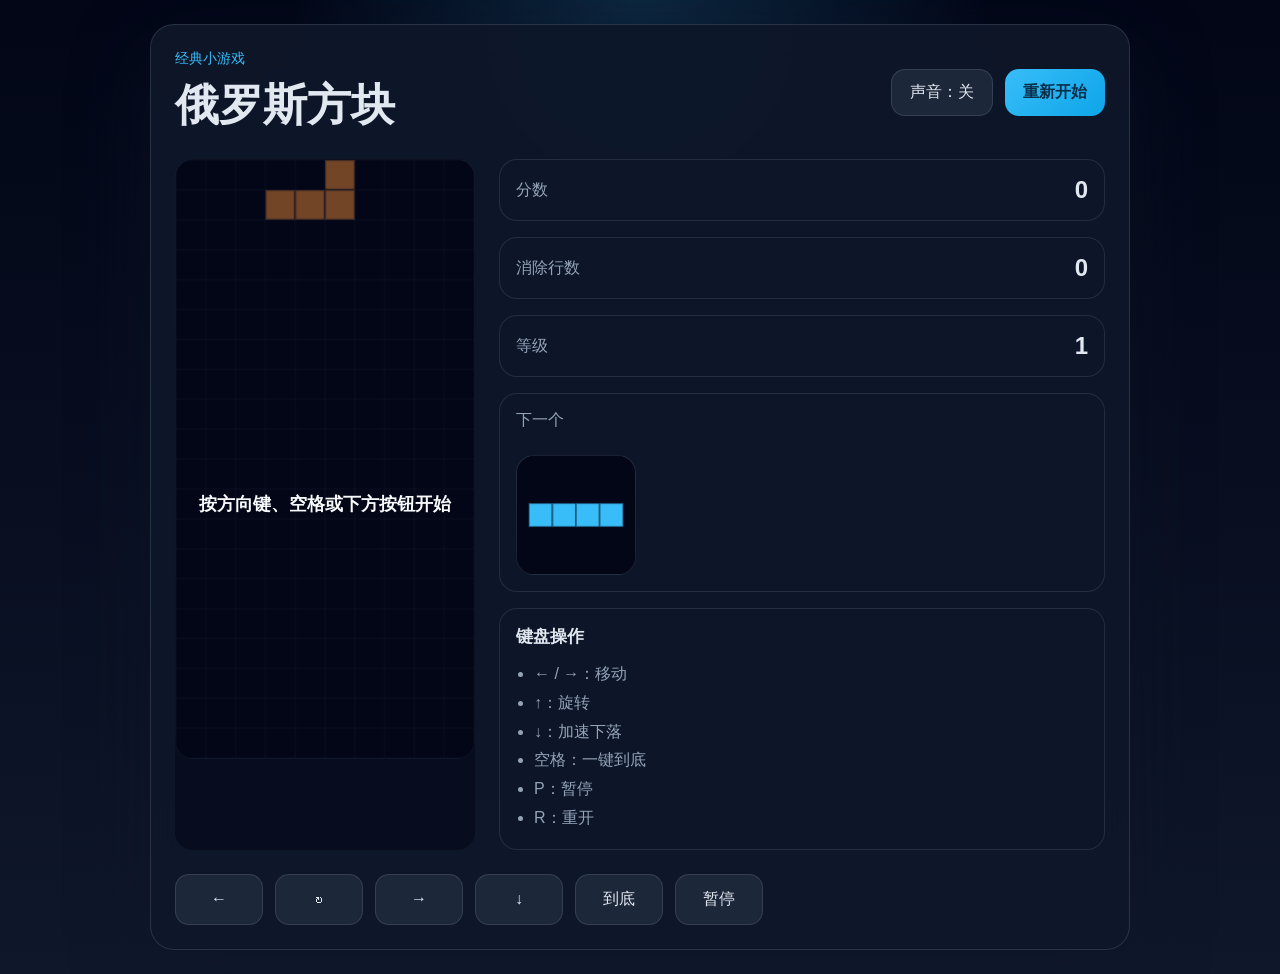
<file: index.html>
<!DOCTYPE html>
<html lang="zh-CN">
<head>
  <meta charset="UTF-8">
  <meta name="viewport" content="width=device-width, initial-scale=1.0">
  <title>俄罗斯方块</title>
  <link rel="stylesheet" href="./style.css">
</head>
<body>
  <main class="app">
    <section class="panel">
      <div class="header">
        <div>
          <p class="eyebrow">经典小游戏</p>
          <h1>俄罗斯方块</h1>
        </div>
        <div class="header-actions">
          <button id="audioToggleButton" class="secondary-button" type="button" aria-pressed="false">
            声音：关
          </button>
          <button id="restartButton" class="primary-button" type="button">重新开始</button>
        </div>
      </div>

      <div class="game-shell">
        <div class="board-wrap">
          <canvas id="game" width="300" height="600" aria-label="俄罗斯方块游戏画布"></canvas>
          <div id="overlay" class="overlay">按任意方向键开始</div>
        </div>

        <aside class="sidebar">
          <div class="stat-card">
            <span>分数</span>
            <strong id="score">0</strong>
          </div>
          <div class="stat-card">
            <span>消除行数</span>
            <strong id="lines">0</strong>
          </div>
          <div class="stat-card">
            <span>等级</span>
            <strong id="level">1</strong>
          </div>
          <div class="stat-card next-piece-card">
            <span>下一个</span>
            <canvas id="next" width="120" height="120" aria-label="下一个方块预览"></canvas>
          </div>

          <div class="info-card">
            <h2>键盘操作</h2>
            <ul>
              <li>← / →：移动</li>
              <li>↑：旋转</li>
              <li>↓：加速下落</li>
              <li>空格：一键到底</li>
              <li>P：暂停</li>
              <li>R：重开</li>
            </ul>
          </div>
        </aside>
      </div>

      <section class="touch-controls" aria-label="触屏控制">
        <button data-action="left" type="button">←</button>
        <button data-action="rotate" type="button">↻</button>
        <button data-action="right" type="button">→</button>
        <button data-action="down" type="button">↓</button>
        <button data-action="drop" type="button">到底</button>
        <button data-action="pause" type="button">暂停</button>
      </section>
    </section>
  </main>

  <script src="./script.js"></script>
</body>
</html>
</file>
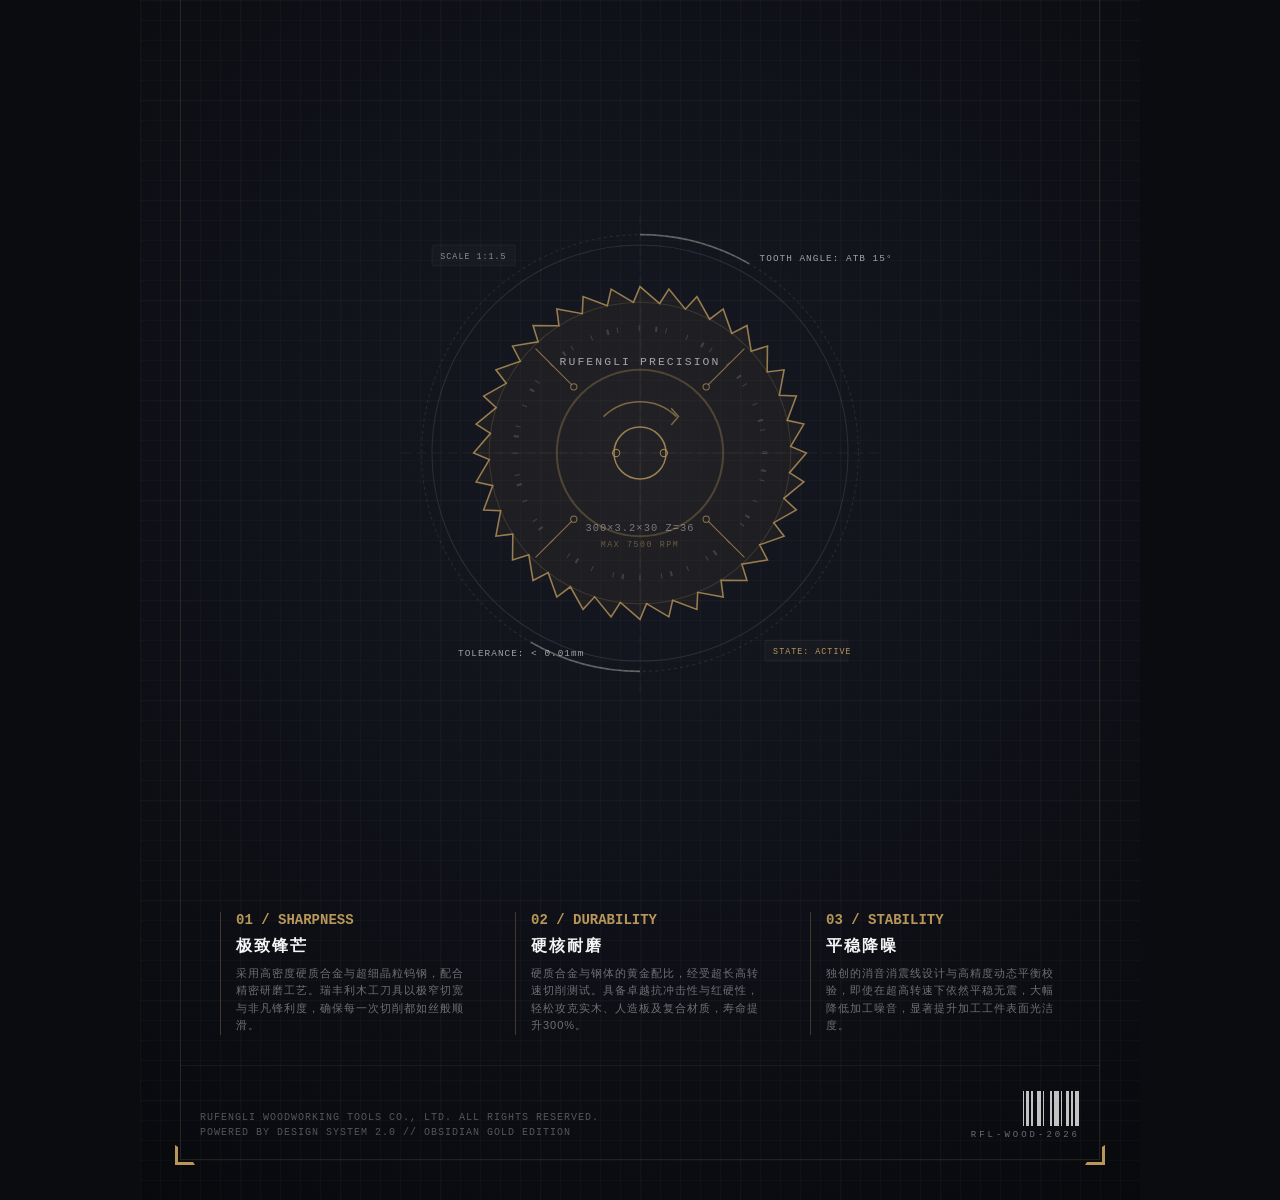
<file: poster.html>
<!DOCTYPE html>
<html lang="zh">
<head>
    <meta charset="UTF-8">
    <title>瑞丰利 极简工业风产品海报 - 高端木工刀具</title>
    <style>
        * {
            box-sizing: border-box;
            margin: 0;
            padding: 0;
        }
        body {
            background-color: #0b0c10;
            color: #f5f5f7;
            font-family: -apple-system, BlinkMacSystemFont, "SF Pro SC", "PingFang SC", "SF Pro Display", "Helvetica Neue", Arial, "Microsoft YaHei", sans-serif;
            display: flex;
            justify-content: center;
            align-items: center;
            width: 100vw;
            height: 100vh;
            overflow: hidden;
        }
        .poster {
            width: 1000px;
            height: 1500px;
            background: radial-gradient(circle at 50% 50%, #171923 0%, #08090d 100%);
            position: relative;
            overflow: hidden;
            padding: 40px;
            display: flex;
            flex-direction: column;
            justify-content: space-between;
        }
        
        /* Engineering blueprint grid background */
        .poster::before {
            content: "";
            position: absolute;
            top: 0;
            left: 0;
            right: 0;
            bottom: 0;
            background-image: 
                linear-gradient(rgba(255, 255, 255, 0.02) 1px, transparent 1px),
                linear-gradient(90deg, rgba(255, 255, 255, 0.02) 1px, transparent 1px),
                linear-gradient(rgba(184, 151, 90, 0.01) 2px, transparent 2px),
                linear-gradient(90deg, rgba(184, 151, 90, 0.01) 2px, transparent 2px);
            background-size: 20px 20px, 20px 20px, 100px 100px, 100px 100px;
            pointer-events: none;
            z-index: 1;
        }

        /* Border box with technical corner brackets */
        .inner-border {
            position: absolute;
            top: 40px;
            left: 40px;
            right: 40px;
            bottom: 40px;
            border: 1px solid rgba(184, 151, 90, 0.15);
            pointer-events: none;
            z-index: 2;
        }
        
        .corner {
            position: absolute;
            width: 20px;
            height: 20px;
            border: 2px solid transparent;
            z-index: 3;
        }
        .top-left {
            top: 35px;
            left: 35px;
            border-top: 3px solid #b8975a;
            border-left: 3px solid #b8975a;
        }
        .top-right {
            top: 35px;
            right: 35px;
            border-top: 3px solid #b8975a;
            border-right: 3px solid #b8975a;
        }
        .bottom-left {
            bottom: 35px;
            left: 35px;
            border-bottom: 3px solid #b8975a;
            border-left: 3px solid #b8975a;
        }
        .bottom-right {
            bottom: 35px;
            right: 35px;
            border-bottom: 3px solid #b8975a;
            border-right: 3px solid #b8975a;
        }

        /* Content Layout */
        .header {
            width: 100%;
            display: flex;
            justify-content: space-between;
            z-index: 10;
            font-size: 11px;
            text-transform: uppercase;
            letter-spacing: 2px;
            color: rgba(255, 255, 255, 0.4);
            font-family: "Courier New", Courier, monospace;
            padding: 20px 20px 0 20px;
        }
        .header-left {
            display: flex;
            flex-direction: column;
            gap: 4px;
        }
        .header-right {
            text-align: right;
            display: flex;
            flex-direction: column;
            gap: 4px;
        }
        .accent-text {
            color: #b8975a;
            font-weight: bold;
        }

        /* Brand Title */
        .brand-section {
            width: 100%;
            display: flex;
            flex-direction: column;
            align-items: center;
            text-align: center;
            z-index: 10;
            margin-top: 30px;
        }
        .brand-title {
            font-size: 72px;
            font-weight: 900;
            letter-spacing: 18px;
            color: #ffffff;
            text-indent: 18px; /* centering fix for letter-spacing */
            text-shadow: 0 4px 20px rgba(0, 0, 0, 0.6);
            background: linear-gradient(180deg, #ffffff 30%, #cccccc 100%);
            -webkit-background-clip: text;
            -webkit-text-fill-color: transparent;
        }
        .brand-subtitle {
            font-size: 14px;
            letter-spacing: 12px;
            text-indent: 12px;
            color: #b8975a;
            margin-top: 15px;
            font-weight: 500;
            text-transform: uppercase;
            font-family: 'Helvetica Neue', Helvetica, Arial, sans-serif;
        }
        .brand-desc {
            font-size: 12px;
            letter-spacing: 5px;
            text-indent: 5px;
            color: rgba(255, 255, 255, 0.5);
            margin-top: 12px;
            font-weight: 300;
        }
        .brand-divider {
            width: 80px;
            height: 1px;
            background-color: rgba(184, 151, 90, 0.3);
            margin-top: 20px;
            position: relative;
        }
        .brand-divider::after {
            content: "";
            position: absolute;
            top: -2px;
            left: 37px;
            width: 5px;
            height: 5px;
            background-color: #b8975a;
            transform: rotate(45deg);
        }

        /* Center Visual Schematic */
        .visual-container {
            flex-grow: 1;
            display: flex;
            justify-content: center;
            align-items: center;
            position: relative;
            z-index: 5;
            width: 100%;
            height: 600px;
        }
        
        /* Schematic HUD Circle */
        .schematic-svg {
            width: 520px;
            height: 520px;
        }
        
        /* Info Highlight grid */
        .info-grid {
            width: 100%;
            display: flex;
            justify-content: space-between;
            padding: 0 40px;
            z-index: 10;
            margin-bottom: 30px;
        }
        .info-card {
            width: 250px;
            border-left: 1px solid rgba(184, 151, 90, 0.3);
            padding-left: 15px;
            display: flex;
            flex-direction: column;
            gap: 8px;
        }
        .info-num {
            font-family: "Courier New", Courier, monospace;
            font-size: 14px;
            color: #b8975a;
            font-weight: bold;
        }
        .info-title {
            font-size: 16px;
            font-weight: 600;
            letter-spacing: 2px;
            color: #f5f5f7;
        }
        .info-text {
            font-size: 11px;
            color: rgba(255, 255, 255, 0.4);
            line-height: 1.6;
            letter-spacing: 1px;
        }

        /* Footer */
        .footer {
            width: 100%;
            display: flex;
            justify-content: space-between;
            align-items: flex-end;
            z-index: 10;
            padding: 0 20px 20px 20px;
            border-top: 1px solid rgba(255, 255, 255, 0.05);
            padding-top: 25px;
        }
        .footer-left {
            font-family: "Courier New", Courier, monospace;
            font-size: 10px;
            letter-spacing: 1px;
            color: rgba(255, 255, 255, 0.3);
            line-height: 1.5;
        }
        .footer-right {
            display: flex;
            flex-direction: column;
            align-items: flex-end;
            gap: 6px;
        }
        
        /* Technical Barcode */
        .barcode-container {
            display: flex;
            flex-direction: column;
            align-items: flex-end;
            gap: 4px;
        }
        .barcode {
            display: flex;
            height: 35px;
            align-items: stretch;
            background-color: transparent;
        }
        .bar {
            background-color: rgba(255, 255, 255, 0.75);
            margin-right: 1px;
        }
        .bar.w1 { width: 1px; }
        .bar.w2 { width: 2px; }
        .bar.w3 { width: 3px; }
        .bar.w4 { width: 4px; }
        .bar.w5 { width: 5px; }
        .bar.space-s { margin-right: 2px; }
        .bar.space-m { margin-right: 4px; }
        .bar.space-l { margin-right: 6px; }
        .barcode-label {
            font-family: "Courier New", Courier, monospace;
            font-size: 9px;
            letter-spacing: 3px;
            color: rgba(255, 255, 255, 0.4);
        }
    </style>
</head>
<body>
    <div class="poster">
        <!-- Inner Border for technical framing -->
        <div class="inner-border"></div>
        <div class="corner top-left"></div>
        <div class="corner top-right"></div>
        <div class="corner bottom-left"></div>
        <div class="corner bottom-right"></div>

        <!-- Header -->
        <div class="header">
            <div class="header-left">
                <span>RUFENGLI ® / WOODWORKING TOOLS</span>
                <span>SERIES ID: <span class="accent-text">RFL-WOOD-2026</span></span>
            </div>
            <div class="header-right">
                <span>PROJECT // PRECISION CUTTING</span>
                <span>COORD // <span class="accent-text">31°13'N 121°28'E</span></span>
            </div>
        </div>

        <!-- Brand Title -->
        <div class="brand-section">
            <h1 class="brand-title">瑞丰利</h1>
            <div class="brand-subtitle" style="letter-spacing: 6px; text-indent: 6px;">RUFENGLI PRECISION WOODWORKING TOOLS</div>
            <div class="brand-desc">重塑切削之美 · 高端木工刀具系列</div>
            <div class="brand-divider"></div>
        </div>

        <!-- Central Mechanical Visual (SVG blueprint) -->
        <div class="visual-container">
            <svg class="schematic-svg" viewBox="0 0 500 500" fill="none" xmlns="http://www.w3.org/2000/svg">
                <!-- Outer dashed measurement ring -->
                <circle cx="250" cy="250" r="210" stroke="rgba(184, 151, 90, 0.15)" stroke-width="1" stroke-dasharray="3 3"/>
                <circle cx="250" cy="250" r="200" stroke="rgba(255, 255, 255, 0.1)" stroke-width="1"/>
                
                <!-- Coordinate crosshairs -->
                <line x1="250" y1="20" x2="250" y2="480" stroke="rgba(255, 255, 255, 0.05)" stroke-width="1" stroke-dasharray="10 5"/>
                <line x1="20" y1="250" x2="480" y2="250" stroke="rgba(255, 255, 255, 0.05)" stroke-width="1" stroke-dasharray="10 5"/>
                
                <!-- Saw Blade Teeth Path -->
                <path d="M 410.00,250.00 L 393.76,268.93 L 407.57,277.78 L 388.29,293.60 L 400.35,304.72 L 378.62,316.95 L 388.56,330.00 L 365.04,338.27 L 372.57,352.85 L 347.96,356.91 L 352.85,372.57 L 327.91,372.29 L 330.00,388.56 L 305.49,383.96 L 304.72,400.35 L 281.38,391.56 L 277.78,407.57 L 256.32,394.86 L 250.00,410.00 L 231.07,393.76 L 222.22,407.57 L 206.40,388.29 L 195.28,400.35 L 183.05,378.62 L 170.00,388.56 L 161.73,365.04 L 147.15,372.57 L 143.09,347.96 L 127.43,352.85 L 127.71,327.91 L 111.44,330.00 L 116.04,305.49 L 99.65,304.72 L 108.44,281.38 L 92.43,277.78 L 105.14,256.32 L 90.00,250.00 L 106.24,231.07 L 92.43,222.22 L 111.71,206.40 L 99.65,195.28 L 121.38,183.05 L 111.44,170.00 L 134.96,161.73 L 127.43,147.15 L 152.04,143.09 L 147.15,127.43 L 172.09,127.71 L 170.00,111.44 L 194.51,116.04 L 195.28,99.65 L 218.62,108.44 L 222.22,92.43 L 243.68,105.14 L 250.00,90.00 L 268.93,106.24 L 277.78,92.43 L 293.60,111.71 L 304.72,99.65 L 316.95,121.38 L 330.00,111.44 L 338.27,134.96 L 352.85,127.43 L 356.91,152.04 L 372.57,147.15 L 372.29,172.09 L 388.56,170.00 L 383.96,194.51 L 400.35,195.28 L 391.56,218.62 L 407.57,222.22 L 394.86,243.68 Z" stroke="#b8975a" stroke-width="1.5" fill="rgba(184, 151, 90, 0.06)" stroke-opacity="0.8"/>
                
                <!-- Blade Inner Circle body reference -->
                <circle cx="250" cy="250" r="145" stroke="rgba(184, 151, 90, 0.2)" stroke-width="1"/>
                <circle cx="250" cy="250" r="120" stroke="rgba(255, 255, 255, 0.15)" stroke-width="5" stroke-dasharray="1 15 2 8 1 20"/>
                <circle cx="250" cy="250" r="80" stroke="rgba(184, 151, 90, 0.3)" stroke-width="2"/>
                
                <!-- Laser slots -->
                <!-- Slot at 45 deg -->
                <circle cx="313.64" cy="313.64" r="3" stroke="#b8975a" stroke-width="1" stroke-opacity="0.7" fill="none"/>
                <line x1="315.76" y1="315.76" x2="350.41" y2="350.41" stroke="#b8975a" stroke-width="1" stroke-opacity="0.7"/>
                <!-- Slot at 135 deg -->
                <circle cx="186.36" cy="313.64" r="3" stroke="#b8975a" stroke-width="1" stroke-opacity="0.7" fill="none"/>
                <line x1="184.24" y1="315.76" x2="149.59" y2="350.41" stroke="#b8975a" stroke-width="1" stroke-opacity="0.7"/>
                <!-- Slot at 225 deg -->
                <circle cx="186.36" cy="186.36" r="3" stroke="#b8975a" stroke-width="1" stroke-opacity="0.7" fill="none"/>
                <line x1="184.24" y1="184.24" x2="149.59" y2="149.59" stroke="#b8975a" stroke-width="1" stroke-opacity="0.7"/>
                <!-- Slot at 315 deg -->
                <circle cx="313.64" cy="186.36" r="3" stroke="#b8975a" stroke-width="1" stroke-opacity="0.7" fill="none"/>
                <line x1="315.76" y1="184.24" x2="350.41" y2="149.59" stroke="#b8975a" stroke-width="1" stroke-opacity="0.7"/>

                <!-- Rotation direction arrow -->
                <path d="M 215 215 A 50 50 0 0 1 285 215" stroke="rgba(184, 151, 90, 0.6)" stroke-width="1.5" fill="none"/>
                <path d="M 280 207 L 287 215 L 280 223" stroke="rgba(184, 151, 90, 0.6)" stroke-width="1.5" fill="none"/>

                <!-- Center Bore & Pin Holes -->
                <circle cx="250" cy="250" r="25" stroke="rgba(184, 151, 90, 0.8)" stroke-width="1.5" fill="none"/>
                <circle cx="227" cy="250" r="3.5" stroke="rgba(184, 151, 90, 0.8)" stroke-width="1" fill="none"/>
                <circle cx="273" cy="250" r="3.5" stroke="rgba(184, 151, 90, 0.8)" stroke-width="1" fill="none"/>

                <!-- Laser Etching Text on Body -->
                <text x="250" y="165" text-anchor="middle" fill="rgba(255, 255, 255, 0.6)" font-family="monospace" font-size="11" letter-spacing="2">RUFENGLI PRECISION</text>
                <!-- Saw blade notation: diameter (300mm) × kerf width (3.2mm) × bore diameter (30mm), with Z=36 indicating 36 teeth -->
                <text x="250" y="325" text-anchor="middle" fill="rgba(255, 255, 255, 0.4)" font-family="monospace" font-size="10" letter-spacing="1">300×3.2×30 Z=36</text>
                <text x="250" y="340" text-anchor="middle" fill="rgba(184, 151, 90, 0.5)" font-family="monospace" font-size="8" letter-spacing="1.5">MAX 7500 RPM</text>

                <!-- Technical references & guidelines -->
                <line x1="90" y1="250" x2="410" y2="250" stroke="rgba(184, 151, 90, 0.15)" stroke-width="0.5"/>
                <line x1="250" y1="90" x2="250" y2="410" stroke="rgba(184, 151, 90, 0.15)" stroke-width="0.5"/>

                <!-- Angle indicators & measurement markings -->
                <path d="M250 40 A210 210 0 0 1 355 68" stroke="rgba(255, 255, 255, 0.3)" stroke-width="1.5"/>
                <!-- ATB stands for Alternate Top Bevel (左右交替齿), which is a common tooth configuration for clean crosscuts in woodworking -->
                <text x="365" y="65" fill="rgba(255, 255, 255, 0.6)" font-family="monospace" font-size="9" letter-spacing="1">TOOTH ANGLE: ATB 15°</text>
                
                <path d="M250 460 A210 210 0 0 1 145 432" stroke="rgba(255, 255, 255, 0.3)" stroke-width="1.5"/>
                <text x="75" y="445" fill="rgba(255, 255, 255, 0.6)" font-family="monospace" font-size="9" letter-spacing="1">TOLERANCE: &lt; 0.01mm</text>
                
                <!-- Scaling blocks -->
                <rect x="50" y="50" width="80" height="20" rx="2" fill="rgba(255, 255, 255, 0.02)" stroke="rgba(255, 255, 255, 0.05)" stroke-width="1"/>
                <text x="58" y="63" fill="rgba(255, 255, 255, 0.5)" font-family="monospace" font-size="8" letter-spacing="1">SCALE 1:1.5</text>
                
                <rect x="370" y="430" width="80" height="20" rx="2" fill="rgba(255, 255, 255, 0.02)" stroke="rgba(255, 255, 255, 0.05)" stroke-width="1"/>
                <text x="378" y="443" fill="#b8975a" font-family="monospace" font-size="8" letter-spacing="1">STATE: ACTIVE</text>
            </svg>
        </div>

        <!-- Highlight Specifications / Info Grid -->
        <div class="info-grid">
            <div class="info-card">
                <div class="info-num">01 / SHARPNESS</div>
                <div class="info-title">极致锋芒</div>
                <div class="info-text">采用高密度硬质合金与超细晶粒钨钢，配合精密研磨工艺。瑞丰利木工刀具以极窄切宽与非凡锋利度，确保每一次切削都如丝般顺滑。</div>
            </div>
            <div class="info-card">
                <div class="info-num">02 / DURABILITY</div>
                <div class="info-title">硬核耐磨</div>
                <div class="info-text">硬质合金与钢体的黄金配比，经受超长高转速切削测试。具备卓越抗冲击性与红硬性，轻松攻克实木、人造板及复合材质，寿命提升300%。</div>
            </div>
            <div class="info-card">
                <div class="info-num">03 / STABILITY</div>
                <div class="info-title">平稳降噪</div>
                <div class="info-text">独创的消音消震线设计与高精度动态平衡校验，即使在超高转速下依然平稳无震，大幅降低加工噪音，显著提升加工工件表面光洁度。</div>
            </div>
        </div>

        <!-- Footer -->
        <div class="footer">
            <div class="footer-left">
                <div>RUFENGLI WOODWORKING TOOLS CO., LTD. ALL RIGHTS RESERVED.</div>
                <div>POWERED BY DESIGN SYSTEM 2.0 // OBSIDIAN GOLD EDITION</div>
            </div>
            <div class="footer-right">
                <div class="barcode-container">
                    <div class="barcode">
                        <div class="bar w1 space-s"></div>
                        <div class="bar w3 space-s"></div>
                        <div class="bar w2 space-m"></div>
                        <div class="bar w4 space-s"></div>
                        <div class="bar w1 space-l"></div>
                        <div class="bar w2 space-s"></div>
                        <div class="bar w5 space-s"></div>
                        <div class="bar w1 space-m"></div>
                        <div class="bar w3 space-s"></div>
                        <div class="bar w2 space-s"></div>
                        <div class="bar w4"></div>
                    </div>
                    <div class="barcode-label">RFL-WOOD-2026</div>
                </div>
            </div>
        </div>
    </div>
</body>
</html>
</file>
<file: style.css>
:root {
  color-scheme: dark;
  --bg: #0b1020;
  --panel: rgba(15, 23, 42, 0.92);
  --panel-border: rgba(148, 163, 184, 0.2);
  --text: #e2e8f0;
  --muted: #94a3b8;
  --accent: #38bdf8;
  --accent-strong: #0ea5e9;
  --shadow: 0 24px 80px rgba(15, 23, 42, 0.45);
}

* {
  box-sizing: border-box;
}

body {
  margin: 0;
  min-height: 100vh;
  font-family: "Segoe UI", "PingFang SC", "Microsoft YaHei", sans-serif;
  background:
    radial-gradient(circle at top, rgba(56, 189, 248, 0.18), transparent 30%),
    linear-gradient(180deg, #020617 0%, #0f172a 100%);
  color: var(--text);
}

.app {
  min-height: 100vh;
  display: grid;
  place-items: center;
  padding: 24px;
}

.panel {
  width: min(100%, 980px);
  background: var(--panel);
  border: 1px solid var(--panel-border);
  border-radius: 24px;
  box-shadow: var(--shadow);
  padding: 24px;
  backdrop-filter: blur(16px);
}

.header,
.game-shell,
.touch-controls {
  display: flex;
}

.header {
  justify-content: space-between;
  align-items: center;
  gap: 16px;
  margin-bottom: 24px;
}

.header-actions {
  display: flex;
  flex-wrap: wrap;
  justify-content: flex-end;
  gap: 12px;
}

.eyebrow {
  margin: 0 0 8px;
  color: var(--accent);
  font-size: 0.9rem;
}

h1,
h2,
ul {
  margin: 0;
}

h1 {
  font-size: clamp(2rem, 4vw, 2.75rem);
}

.primary-button,
.secondary-button,
.touch-controls button {
  border: none;
  border-radius: 14px;
  font: inherit;
  cursor: pointer;
  transition: transform 0.15s ease, opacity 0.15s ease, background 0.15s ease;
}

.primary-button {
  background: linear-gradient(135deg, var(--accent), var(--accent-strong));
  color: #082f49;
  font-weight: 700;
  padding: 12px 18px;
}

.secondary-button {
  background: rgba(30, 41, 59, 0.95);
  color: var(--text);
  border: 1px solid rgba(148, 163, 184, 0.2);
  padding: 12px 18px;
}

.primary-button:hover,
.secondary-button:hover,
.touch-controls button:hover {
  transform: translateY(-1px);
}

.primary-button:active,
.secondary-button:active,
.touch-controls button:active {
  transform: translateY(1px);
}

.game-shell {
  gap: 24px;
  align-items: stretch;
}

.board-wrap {
  position: relative;
  flex: 0 0 auto;
}

#game,
#next {
  display: block;
  background:
    linear-gradient(180deg, rgba(15, 23, 42, 0.95), rgba(2, 6, 23, 0.98));
  border: 1px solid rgba(148, 163, 184, 0.16);
  border-radius: 18px;
}

#game {
  width: min(75vw, 300px);
  height: min(150vw, 600px);
}

.overlay {
  position: absolute;
  inset: 0;
  display: grid;
  place-items: center;
  text-align: center;
  white-space: pre-line;
  padding: 24px;
  font-size: 1.1rem;
  font-weight: 700;
  color: #f8fafc;
  background: rgba(2, 6, 23, 0.55);
  border-radius: 18px;
  opacity: 0;
  pointer-events: none;
  transition: opacity 0.2s ease;
}

.overlay.show {
  opacity: 1;
}

.sidebar {
  flex: 1;
  display: grid;
  gap: 16px;
  align-content: start;
}

.stat-card,
.info-card {
  background: rgba(15, 23, 42, 0.86);
  border: 1px solid rgba(148, 163, 184, 0.16);
  border-radius: 18px;
  padding: 16px;
}

.stat-card {
  display: flex;
  align-items: center;
  justify-content: space-between;
  gap: 12px;
}

.stat-card span,
.info-card {
  color: var(--muted);
}

.stat-card strong {
  font-size: 1.5rem;
  color: var(--text);
}

.next-piece-card {
  flex-direction: column;
  align-items: flex-start;
}

.next-piece-card strong {
  display: none;
}

#next {
  width: 120px;
  height: 120px;
  margin-top: 12px;
}

.info-card h2 {
  margin-bottom: 12px;
  color: var(--text);
  font-size: 1.05rem;
}

.info-card ul {
  padding-left: 18px;
  line-height: 1.8;
}

.touch-controls {
  margin-top: 24px;
  gap: 12px;
  flex-wrap: wrap;
}

.touch-controls button {
  min-width: 88px;
  padding: 14px 16px;
  background: rgba(30, 41, 59, 0.95);
  color: var(--text);
  border: 1px solid rgba(148, 163, 184, 0.2);
}

@media (max-width: 820px) {
  .panel {
    padding: 18px;
  }

  .game-shell {
    flex-direction: column;
    align-items: center;
  }

  .sidebar {
    width: 100%;
    grid-template-columns: repeat(2, minmax(0, 1fr));
  }

  .info-card {
    grid-column: 1 / -1;
  }
}

@media (max-width: 520px) {
  .app {
    padding: 12px;
  }

  .header {
    flex-direction: column;
    align-items: flex-start;
  }

  .header-actions {
    width: 100%;
    justify-content: stretch;
  }

  .header-actions button {
    flex: 1 1 0;
  }

  .sidebar {
    grid-template-columns: 1fr;
  }

  .touch-controls {
    display: grid;
    grid-template-columns: repeat(3, minmax(0, 1fr));
  }

  .touch-controls button {
    min-width: 0;
  }
}
</file>
